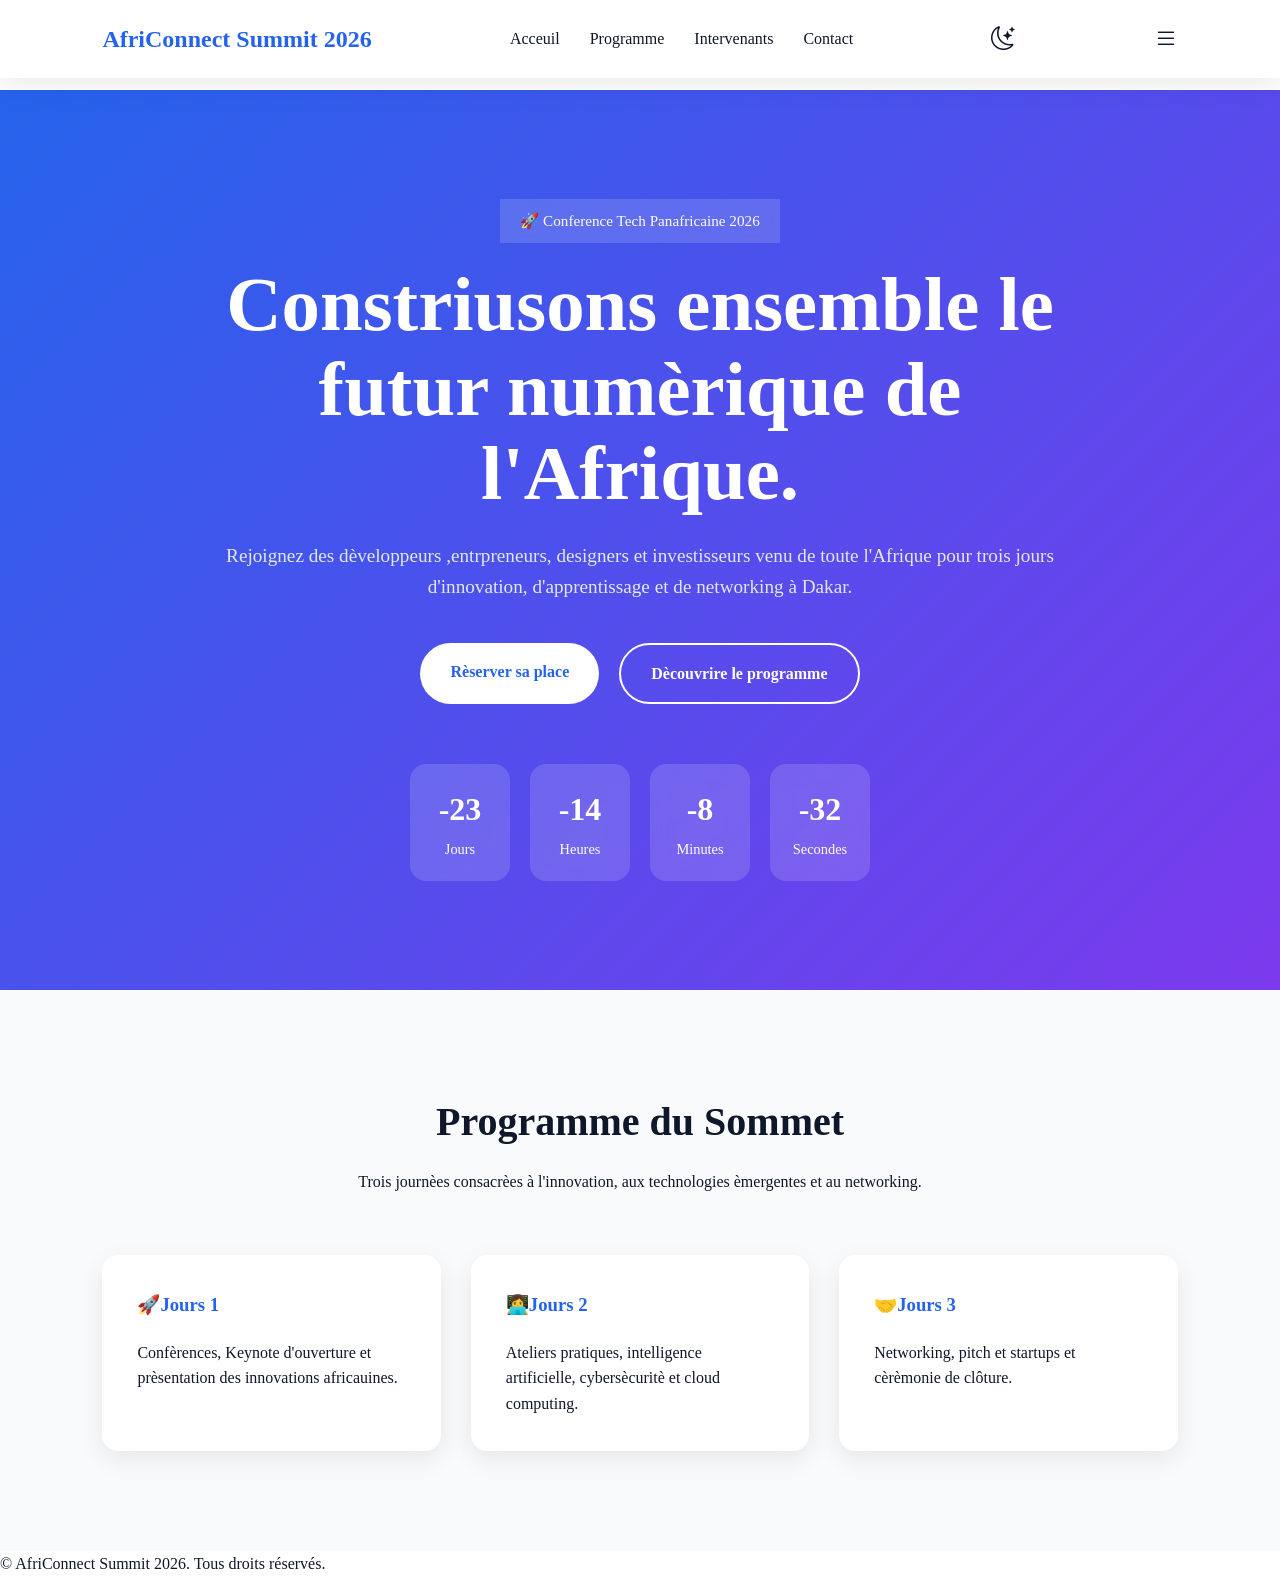
<file: index.html>
<!DOCTYPE html>
<html lang="en">
<head>
    <meta charset="UTF-8">
    <meta name="viewport" content="width=device-width, initial-scale=1.0">
    <title>AfriConnect Summit 2026</title>
    <!-- google fonts -->
    <link rel="preconnect" href="https://fonts.googleapis.com">
    <link rel="preconnect" href="https://fonts.gstatic.com" crossorigin>
    <!-- bootstrap icons -->
     <link rel="stylesheet" href="https://cdn.jsdelivr.net/npm/bootstrap-icons@1.13.1/font/bootstrap-icons.min.css">
     <!-- CSS -->
    <link rel="stylesheet" href="css/style.css">
</head>
<body>
    <header>

        <nav class="navbar">

            <div class="logo">
                AfriConnect Summit 2026
            </div>

            <ul class="nav-links">
                <li><a href="index.html">Acceuil</a></li>
                <li><a href="programme.html">Programme</a></li>
                <li><a href="intervenant.html">Intervenants</a></li>
                <li><a href="contact.html">Contact</a></li>
            </ul>

            <button class="theme-toggle" aria-label="Changer de theme">
                <i class="bi bi-moon-stars"></i>
            </button>

            <button class="menu-toggle" aria-label="Ouvrir le menu">
                <i class="bi bi-list"></i>
            </button>

        </nav>
 
    </header>

    <main>
        <!-- ============================ HERO ==================== -->
         <section class="hero fade-in">
            <div class="hero-content">

                <span class="hero-tag">
                    🚀 Conference Tech Panafricaine 2026 
                </span>

                <h1>
                    Constriusons ensemble le futur numèrique de l'Afrique.
                </h1>

                <p>
                    Rejoignez des dèveloppeurs ,entrpreneurs, designers et investisseurs
                    venu de toute l'Afrique pour trois jours d'innovation,
                    d'apprentissage et de networking à Dakar.
                </p>

                <div class="hero-buttons">

                    <a href="contact.html" class="btn btn-primary">
                        Rèserver sa place
                    </a>

                    <a href="programme.html" class="btn btn-secondary">
                        Dècouvrire le programme
                    </a>

                </div>

                <div class="countdown">

                    <div class="time-box">
                        <span id="jours">00</span>
                        <small>Jours</small>
                    </div>

                    <div class="time-box">
                        <span id="heures">00</span>
                        <small>Heures</small>
                    </div>

                    <div class="time-box">
                        <span id="minutes">00</span>
                        <small>Minutes</small>
                    </div>

                    <div class="time-box">
                        <span id="secondes">00</span>
                        <small>Secondes</small>
                    </div>

                </div>

            </div>
            
         </section>
   
    </main>
    <!-- ============================ PROGRAMME ==================== -->
    <section class="programme fade-in">
        <div class="container">

            <h2>Programme du Sommet</h2>

            <p class="section-subtitle">
                Trois journèes consacrèes à l'innovation, aux technologies èmergentes et au networking.
            </p>

            <div class="programme-grid">

                <div class="programme-card">
                    <h3>🚀Jours 1</h3>
                    <p>Confèrences, Keynote d'ouverture et prèsentation des innovations africauines.</p>
                </div>

                <div class="programme-card">
                    <h3>👩‍💻Jours 2</h3>
                    <p>Ateliers pratiques, intelligence artificielle, cybersècuritè et cloud computing.</p>
                </div>

                <div class="programme-card">
                    <h3>🤝Jours 3</h3>
                    <p>Networking, pitch et startups et cèrèmonie de clôture.</p>
                </div>

            </div>

        </div>
        
    </section>

    <footer>
        <p>&copy; <span id="year"></span> AfriConnect Summit 2026. Tous droits réservés.</p>
    </footer>

    <script src="js/main.js"></script>
</body>
</html>
</file>
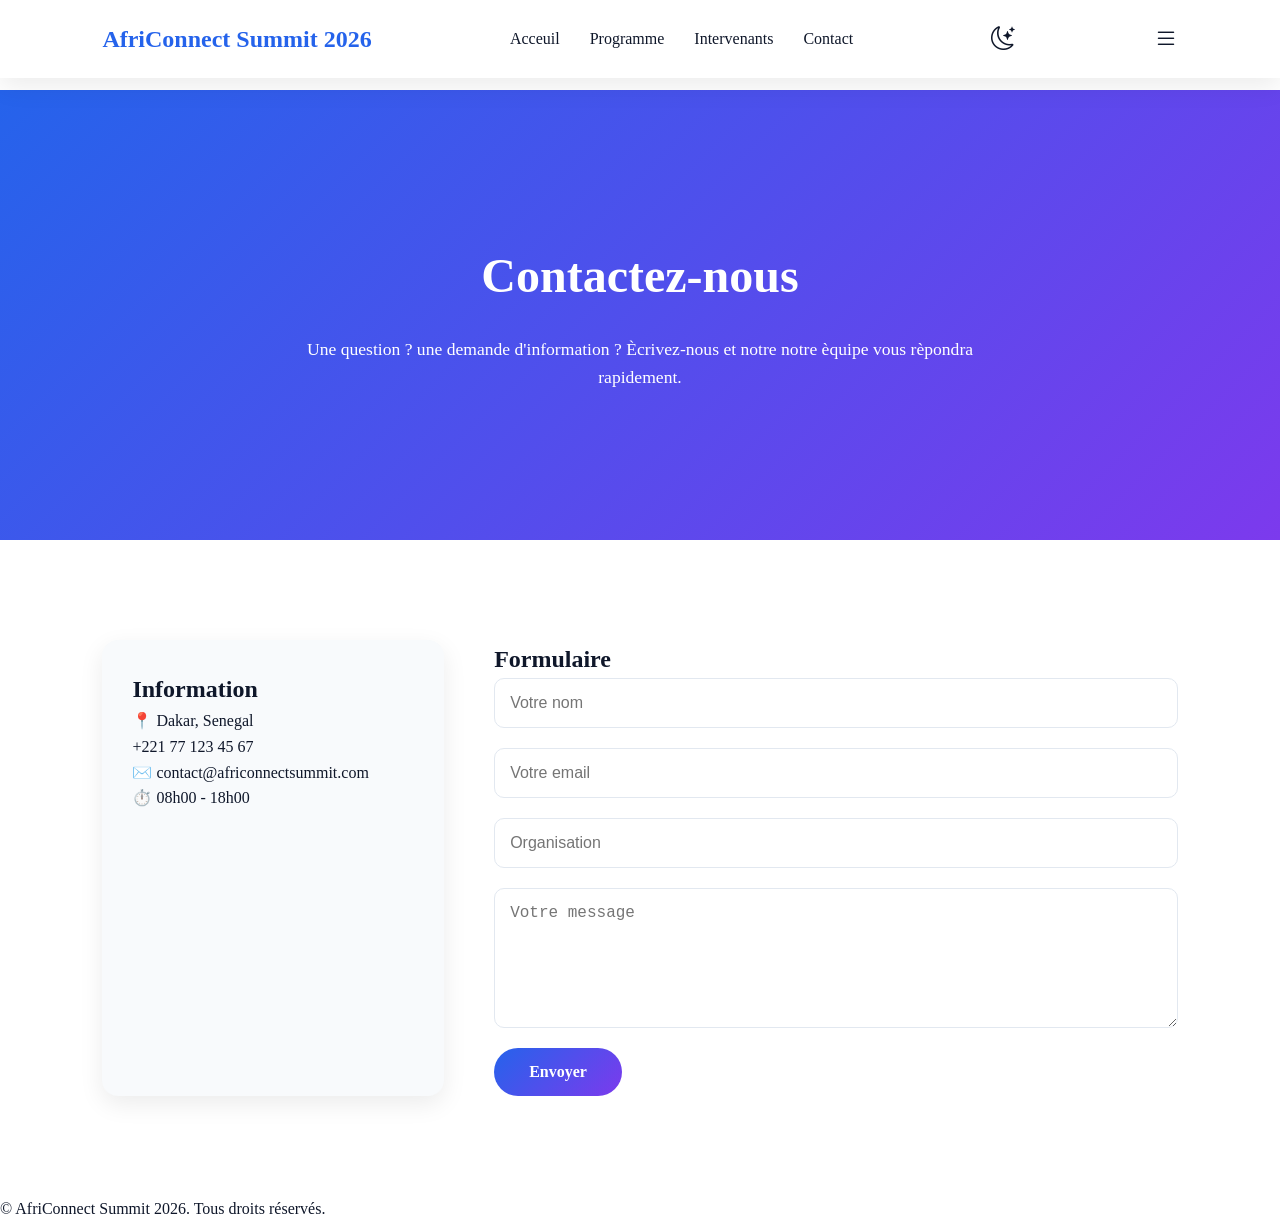
<file: contact.html>
<!DOCTYPE html>
<html lang="en">
<head>
    <meta charset="UTF-8">
    <meta name="viewport" content="width=device-width, initial-scale=1.0">
    <title>AfriConnect Summit 2026</title>
    <!-- google fonts -->
    <link rel="preconnect" href="https://fonts.googleapis.com">
    <link rel="preconnect" href="https://fonts.gstatic.com" crossorigin>
    <!-- bootstrap icons -->
     <link rel="stylesheet" href="https://cdn.jsdelivr.net/npm/bootstrap-icons@1.13.1/font/bootstrap-icons.min.css">
     <!-- CSS -->
    <link rel="stylesheet" href="css/style.css">
</head>
<body>
    <header>

        <nav class="navbar">

            <div class="logo">
                AfriConnect Summit 2026
            </div>

            <ul class="nav-links">
                <li><a href="index.html">Acceuil</a></li>
                <li><a href="programme.html">Programme</a></li>
                <li><a href="intervenant.html">Intervenants</a></li>
                <li><a href="contact.html">Contact</a></li>
            </ul>

            <button class="theme-toggle" aria-label="Changer de theme">
                <i class="bi bi-moon-stars"></i>
            </button>

            <button class="menu-toggle" aria-label="Ouvrir le menu">
                <i class="bi bi-list"></i>
            </button>

        </nav>
 
    </header>

    <main>

        <section class="page-hero">

            <div class="page-hero-content">

                <h1>Contactez-nous</h1>

                <p>
                    Une question ? une demande d'information ?
                    Ècrivez-nous et notre notre èquipe vous rèpondra rapidement.
                </p>

            </div>

        </section>
        <section class="contact">

            <div class="container">

                <div class="contact-grid">

                    <div class="contact-info">

                        <h1>Information</h1>

                        <p>📍 Dakar, Senegal</p>

                        <p>+221 77 123 45 67</p>

                        <p>✉️ contact@africonnectsummit.com</p>

                        <p>⏱️ 08h00 - 18h00</p>

                    </div>

                    <div class="contact-form">

                        <h1>Formulaire</h1>
                
                    <form id="contactForm">

                        <input type="text" id="nom" placeholder="Votre nom">

                        <input type="email" id="email" placeholder="Votre email">

                        <input type="text" id="organisation" placeholder="Organisation">

                        <textarea  id="message" rows="6" placeholder="Votre message"></textarea>

                        <button type="submit" class="btn btn-primary">

                           Envoyer

                        </button>

                  </form>

            </div>

        </div>

     </div>
            
 </section>

    </main>

    <footer>
        <p>&copy; <span id="year"></span> AfriConnect Summit 2026. Tous droits réservés.</p>
    </footer>

    <script src="js/main.js"></script>
</body>
</html>
</file>
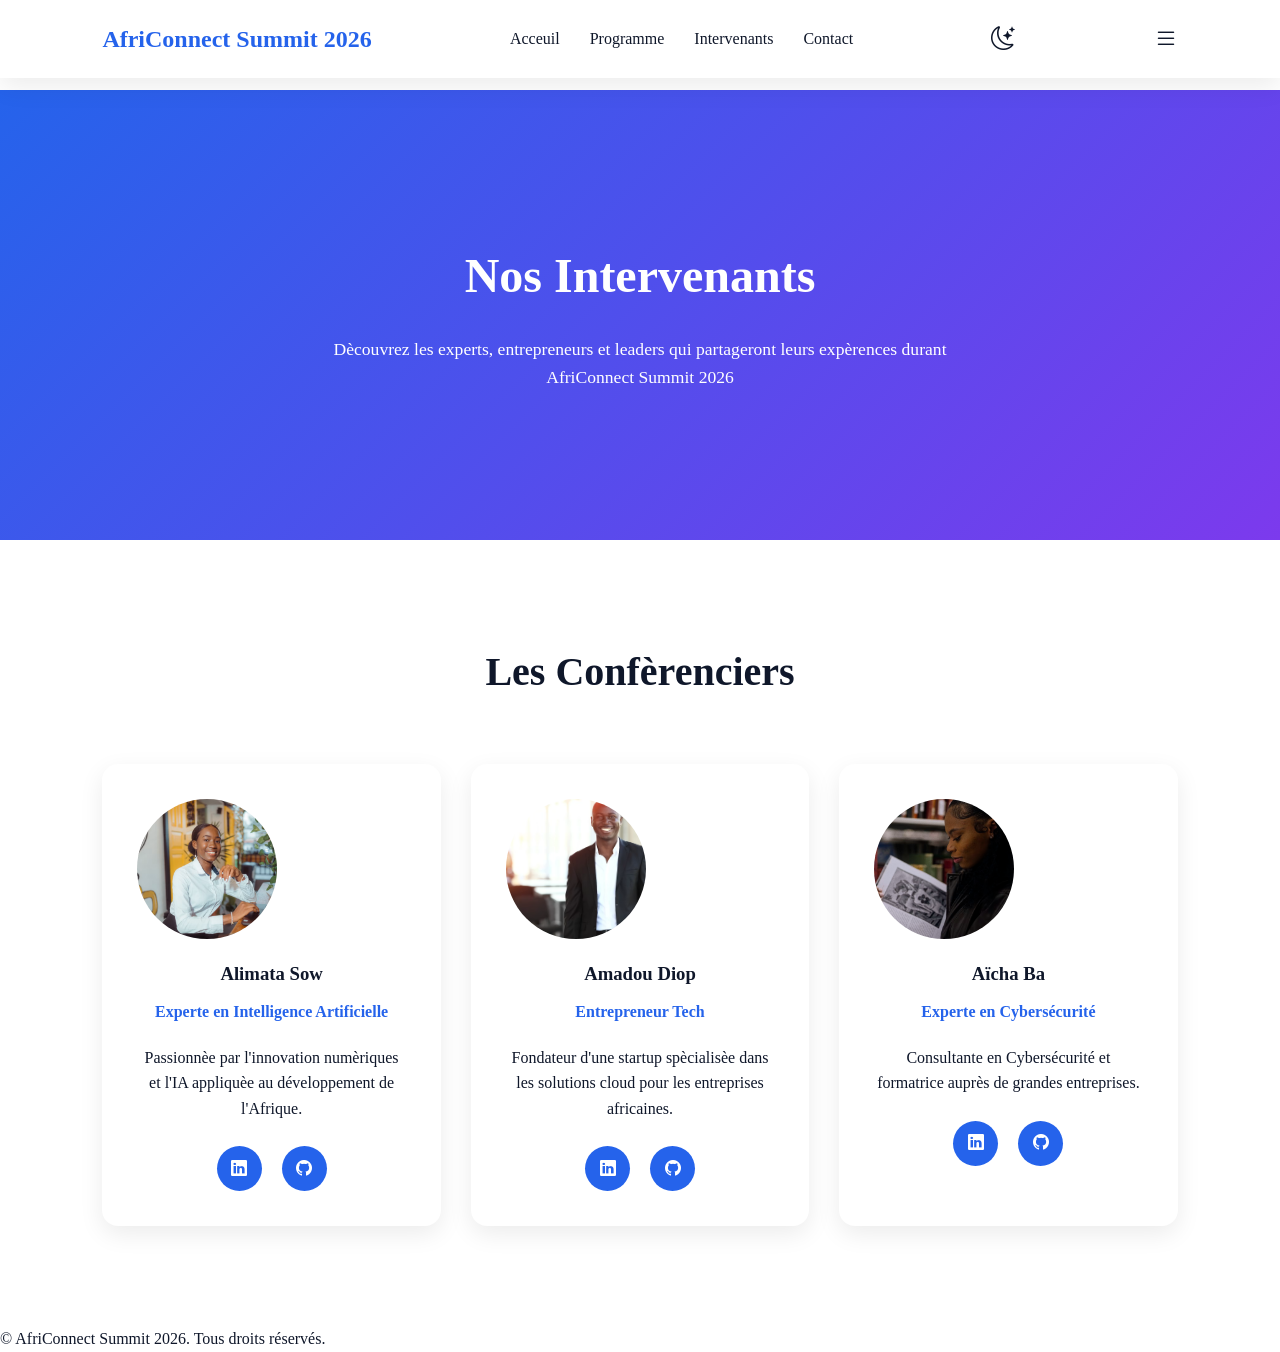
<file: intervenant.html>
<!DOCTYPE html>
<html lang="en">
<head>
    <meta charset="UTF-8">
    <meta name="viewport" content="width=device-width, initial-scale=1.0">
    <title>AfriConnect Summit 2026</title>
    <!-- google fonts -->
    <link rel="preconnect" href="https://fonts.googleapis.com">
    <link rel="preconnect" href="https://fonts.gstatic.com" crossorigin>
    <!-- bootstrap icons -->
     <link rel="stylesheet" href="https://cdn.jsdelivr.net/npm/bootstrap-icons@1.13.1/font/bootstrap-icons.min.css">
     <!-- CSS -->
    <link rel="stylesheet" href="css/style.css">
</head>
<body>
    <header>

        <nav class="navbar">

            <div class="logo">
                AfriConnect Summit 2026
            </div>

            <ul class="nav-links">
                <li><a href="index.html">Acceuil</a></li>
                <li><a href="programme.html">Programme</a></li>
                <li><a href="intervenant.html">Intervenants</a></li>
                <li><a href="contact.html">Contact</a></li>
            </ul>

            <button class="theme-toggle" aria-label="Changer de theme">
                <i class="bi bi-moon-stars"></i>
            </button>

            <button class="menu-toggle" aria-label="Ouvrir le menu">
                <i class="bi bi-list"></i>
            </button>

        </nav>
 
    </header>

    <main>
        <section class="page-hero">

            <div class="page-hero-content">

                <h1>Nos Intervenants</h1>

                <p>
                    Dècouvrez les experts, entrepreneurs et leaders qui partageront
                    leurs expèrences durant AfriConnect Summit 2026
                </p>
            </div>

        </section>

        <section class="speakers">

            <div class="container">

                <h2>Les Confèrenciers</h2>

                <div class="speakers-grid">

                    <div class="speaker-card">

                        <img src="images/intervenant1.jpg" alt="Intervenant 1">

                        <h3>Alimata Sow</h3>

                        <p class="role">Experte en Intelligence Artificielle</p>

                        <p>
                            Passionnèe par l'innovation numèriques et l'IA appliquèe au 
                            développement de l'Afrique.
                        </p>

                        <div class="speaker-social">

                            <a href="#"><i class="bi bi-linkedin"></i></a>

                            <a href="#"><i class="bi bi-github"></i></a>
                        </div>

                    </div>

                    <div class="speaker-card">

                        <img src="images/intervenant2.jpg" alt="Intervenant 2">

                        <h3>Amadou Diop</h3>

                        <p class="role">Entrepreneur Tech</p>

                        <p>
                            Fondateur d'une startup spècialisèe dans les solutions cloud
                            pour les entreprises africaines.
                        </p>

                        <div class="speaker-social">

                            <a href="#"><i class="bi bi-linkedin"></i></a>

                            <a href="#"><i class="bi bi-github"></i></a>
                        </div>

                    </div>

                    <div class="speaker-card">

                        <img src="images/intervenant3.jpg" alt="Intervenant 3">

                        <h3>Aïcha Ba</h3>

                        <p class="role">Experte en Cybersécurité</p>

                        <p>
                            Consultante en Cybersécurité et formatrice auprès de grandes
                            entreprises.
                        </p>

                        <div class="speaker-social">

                            <a href="#"><i class="bi bi-linkedin"></i></a>

                            <a href="#"><i class="bi bi-github"></i></a>
                        </div>

                    </div>

                </div>

            </div>

        </section>

    </main>

    <footer>
        <p>&copy; <span id="year"></span> AfriConnect Summit 2026. Tous droits réservés.</p>
    </footer>

    <script src="js/main.js"></script>
</body>
</html>
</file>
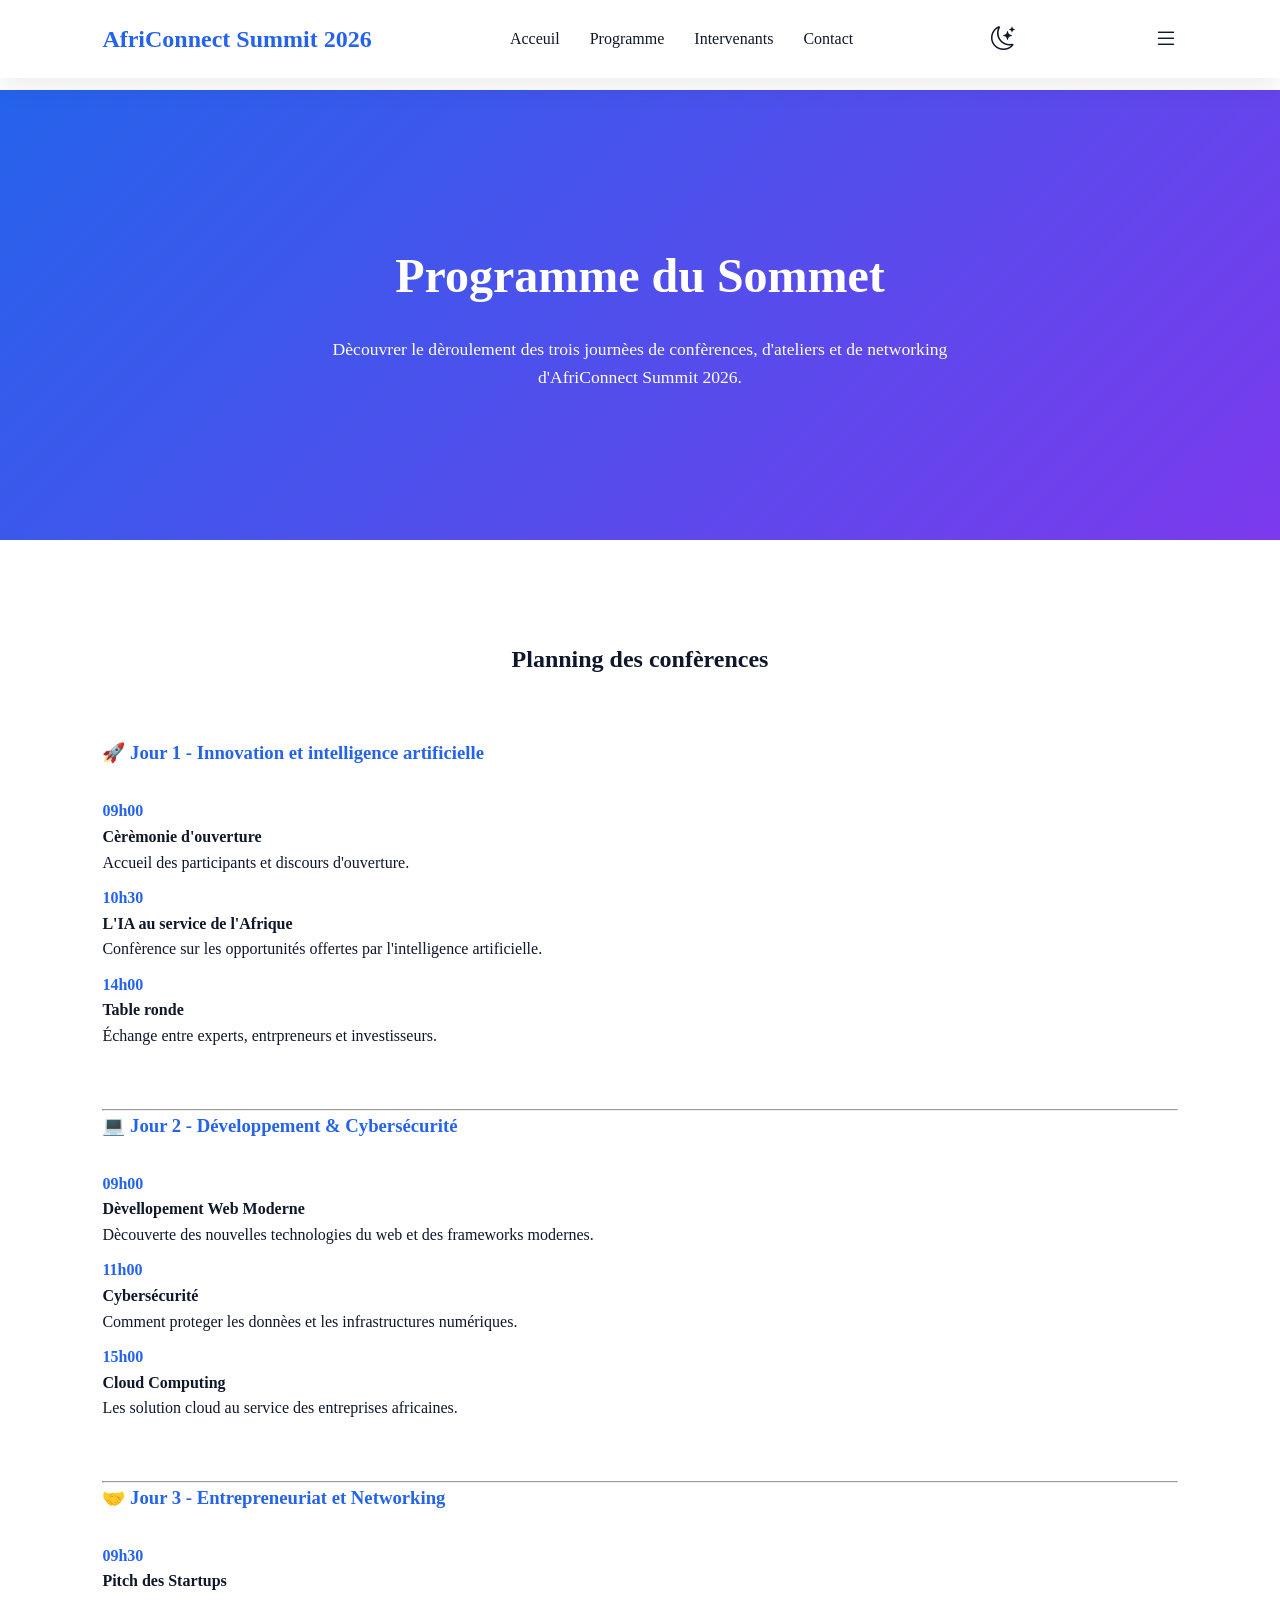
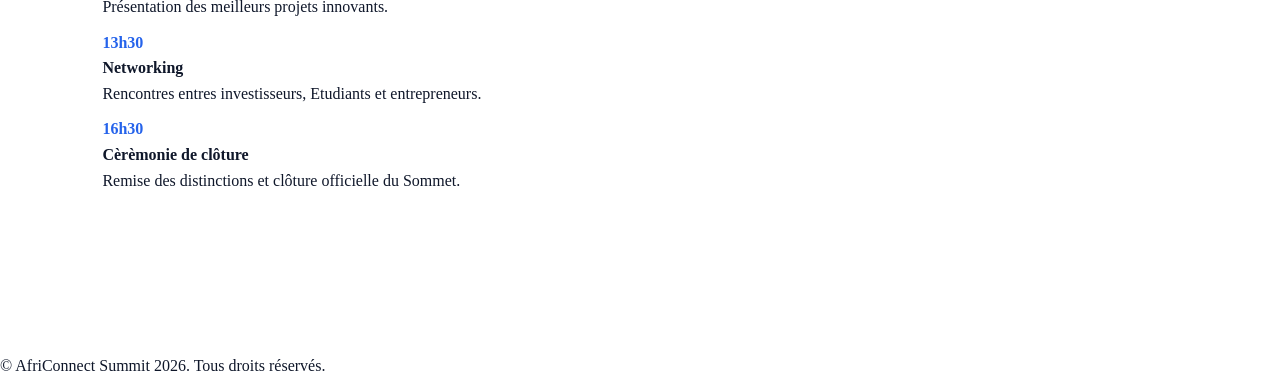
<file: programme.html>
<!DOCTYPE html>
<html lang="en">
<head>
    <meta charset="UTF-8">
    <meta name="viewport" content="width=device-width, initial-scale=1.0">
    <title>AfriConnect Summit 2026</title>
    <!-- google fonts -->
    <link rel="preconnect" href="https://fonts.googleapis.com">
    <link rel="preconnect" href="https://fonts.gstatic.com" crossorigin>
    <!-- bootstrap icons -->
     <link rel="stylesheet" href="https://cdn.jsdelivr.net/npm/bootstrap-icons@1.13.1/font/bootstrap-icons.min.css">
     <!-- CSS -->
    <link rel="stylesheet" href="css/style.css">
</head>
<body>
    <header>

        <nav class="navbar">

            <div class="logo">
                AfriConnect Summit 2026
            </div>

            <ul class="nav-links">
                <li><a href="index.html">Acceuil</a></li>
                <li><a href="programme.html">Programme</a></li>
                <li><a href="intervenant.html">Intervenants</a></li>
                <li><a href="contact.html">Contact</a></li>
            </ul>

            <button class="theme-toggle" aria-label="Changer de theme">
                <i class="bi bi-moon-stars"></i>
            </button>

            <button class="menu-toggle" aria-label="Ouvrir le menu">
                <i class="bi bi-list"></i>
            </button>

        </nav>
 
    </header>

    <main>

        <section class="page-hero">

            <div class="page-hero-content">

                <h1>Programme du Sommet</h1>

                <p>
                    Dècouvrer le dèroulement des trois journèes de confèrences,
                    d'ateliers et de networking d'AfriConnect Summit 2026.
                </p>

            </div>
        </section>

        <section class="planning">

            <div class="container">

                <h2>Planning des confèrences</h2>

                <div class="planning-day">

                    <h3>🚀 Jour 1 - Innovation et intelligence artificielle</h3>

                    <div class="planning-items">

                        <span class="time">09h00</span>

                        <div class="event">
                            <h4>Cèrèmonie d'ouverture</h4>
                            <p>Accueil des participants et discours d'ouverture.</p>
                        </div>

                    </div>

                    <div class="planning-items">
                        
                        <span class="time">10h30</span>

                        <div class="event">
                            <h4>L'IA au service de l'Afrique</h4>
                            <p>Confèrence sur les opportunités offertes par l'intelligence artificielle.</p>
                        </div>

                    </div>

                    <div class="planning-items">
                        
                        <span class="time">14h00</span>

                        <div class="event">
                            <h4>Table ronde</h4>
                            <p>Échange entre experts, entrpreneurs et investisseurs.</p>
                        </div>

                    </div>

                </div>

                <hr>

                <div class="planning-day">

                    <h3>💻 Jour 2 - Développement & Cybersécurité</h3>

                    <div class="planning-items">

                        <span class="time">09h00</span>

                        <div class="event">
                            <h4>Dèvellopement Web Moderne</h4>
                            <p>Dècouverte des nouvelles technologies du web et des frameworks modernes.</p>
                        </div>

                    </div>

                    <div class="planning-items">
                        
                        <span class="time">11h00</span>

                        <div class="event">
                            <h4>Cybersécurité </h4>
                            <p>Comment proteger les donnèes et les infrastructures numériques.</p>
                        </div>

                    </div>

                    <div class="planning-items">
                        
                        <span class="time">15h00</span>

                        <div class="event">
                            <h4>Cloud Computing</h4>
                            <p>Les solution cloud au service des entreprises africaines.</p>
                        </div>

                    </div>

                </div>

                <hr>

                    <div class="planning-day">

                    <h3>🤝 Jour 3 - Entrepreneuriat et Networking</h3>

                    <div class="planning-items">

                        <span class="time">09h30</span>

                        <div class="event">
                            <h4>Pitch des Startups</h4>
                            <p>Présentation des meilleurs projets innovants.</p>
                        </div>

                    </div>

                    <div class="planning-items">
                        
                        <span class="time">13h30</span>

                        <div class="event">
                            <h4>Networking</h4>
                            <p>Rencontres entres investisseurs, Etudiants et entrepreneurs.</p>
                        </div>

                    </div>

                    <div class="planning-items">
                        
                        <span class="time">16h30</span>

                        <div class="event">
                            <h4>Cèrèmonie de clôture</h4>
                            <p>Remise des distinctions et clôture officielle du Sommet.</p>
                        </div>

                    </div>

                </div> 

            </div>

        </section>

    </main>

    <footer>
        <p>&copy; <span id="year"></span> AfriConnect Summit 2026. Tous droits réservés.</p>
    </footer>

    <script src="js/main.js"></script>
</body>
</html>
</file>
<file: css/style.css>
/* ===========================================================
     VARIABLES CSS
========================================================== */
:root{
    /* Couleurs */
    --primary-color:#2563eb;
    --secondary-color:#7c3aed;
    --accent-color:#06b6d4;
    --couleur-arriere:#ffffff;
    --couleur-surface:#f8fafc;
    --couleur-texte:#0f172a;
    --couleur-ligght:#64748b;
    --couleur-bordure:#e2e8f0;
    /* Typographie */
    --police-titre:"space grotesk", sans cherif;
    --police-corps:"inter",sans cherif;
    /* Espacement */
    --section-padding:80px;
    /* Bordures */
    --border-radius:16px;
    /* ombres */
    --shadow:0 8px 25px rgba(0,0,0,.08);
    /* Animation */
    --transition:.3s ease;

    [data-theme="dark"]{
        --couleur-arriere:#020617;
        --couleur-surface:#0f172a;

        --couleur-texte:#f8fafc;
        --texte-light:#cbd5e1;

        --couleur-bordure:#334155;

        --shadow:0 8px 25px rgba(0,0,0,.5);
    }
}
/* ===========================================================
     RESET CSS
========================================================== */
*{
    margin:0;
    padding:0;
    box-sizing:border-box;
}

html{
    scroll-behavior: smooth;
}

body{
    font-family:var(--police-corps);
    background: var(--couleur-arriere);
    color: var(--couleur-texte);
    transition: var(--transition);
    line-height: 1.6;
    padding-top: 90px;
}

img{
    max-width: 100%;
    display:block;
}

a{
    text-decoration: none;
    color:inherit
}

ul{
    list-style: none;
}

button{
    cursor: pointer;
    border: none;
    font-family: inherit;
}
/* ===========================================================
     NAVBAR
========================================================== */
.navbar{
    position: fixed;
    top: 0;
    left: 0;
    width: 100%;

    display: flex;
    justify-content: space-between;
    align-items: center;

    padding: 20px 8%;

    background: rgb(255, 255, 255,.8);
    backdrop-filter: blur(12px);

    box-shadow: var(--shadow);

    z-index: 1000;

    transition: var(--transition);
}
.logo{
    font-family: var(--police-titre);
    font-size: 1.5rem;
    font-weight: 700;
    color: var(--primary-color);
}
.nav-links{
    display: flex;
    gap: 30px;
}
.nav-links a{
    font-weight: 500;
    transition: var(--transition);
}
.nav-links a:hover{
    color: var(--primary-color);
}
.theme-toggle,.menu-toggle{
    background: transparent;
    color: var(--couleur-texte);
    font-size: 1.5rem;
}
/* ===========================================================
     HERO
========================================================== */
.hero{
    min-height: 100vh;
    display: flex;
    align-items: center;
    justify-content: center;
    text-align: center;
    padding: 0 8%;
    background: linear-gradient(135deg,#2563eb,#7c3aed);
    color: white;
}
.hero-content{
    max-width: 850px;
}
.hero-tag{
    display: inline-block;
    margin-bottom: 20px;
    padding: 10px 20px;
    background: rgba(255, 255, 255,.15);
    backdrop-filter: blur(8px);
    font-size: .95rem;
}
.hero h1{
    font-family: var(--police-titre);
    font-size: clamp(2.8rem, 6vw, 5rem);
    line-height: 1.1;
    margin-bottom: 25px;
}
.hero p{
    font-size: 1.2rem;
    color: #e2e8f0;
    margin-bottom: 40px;
}
.hero-buttons{
    display: flex;
    justify-content: center;
    gap: 20px;
    flex-wrap: wrap;
}
.btn{
    padding: 16px 30px;
    border-radius: 50px;
    font-weight: 600;
    transition: var(--transition);
}
.btn-primary{
    background: white;
    color: var(--primary-color);
}
.btn-primary:hover{
    transform: translateY(-5px);
}
.btn-secondary{
    border: 2px solid white;
}
.btn-secondary:hover{
    background: white;
    color: var(--primary-color);
}
/* ===========================================================
     COMPTE À REBOURS
========================================================== */
.countdown{
    display: flex;
    justify-content: center;
    gap: 20px;
    flex-wrap: wrap;
    margin-top: 60px;
}
.time-box{
    min-width: 100px;
    padding: 20px;
    border-radius: 16px;
    background: rgba(255, 255, 255,.15);
    backdrop-filter: blur(10px);
}
.time-box span{
    display: block;
    font-size: 2rem;
    font-weight: 700;
}
.time-box small{
    font-size: .9rem;
}
/* ===========================================================
     ANIMATION FADE IN
========================================================== */
.fade-in{
    opacity: 0;
    transform: translateY(50px);
    transition: opacity .8s ease, transform .8 ease;
}
.fade-in.show{
    opacity: 1;
    transform: translateY(0);
}
/* ===========================================================
     PROGRAMME
========================================================== */
.programme{
    padding: 100px 8%;
    background: var(--couleur-surface);
}
.container{
    max-width: 1200px;
    margin: auto;
}
.programme h2{
    text-align: center;
    font-family: var(--police-titre);
    font-size: 2.5rem;
    margin-bottom: 15px;
}
.section-subtitle{
    text-align: center;
    max-width: 700px;
    margin: 0 auto 60px;
    color: var(--texte-light);
}
.programme-grid{
    display: grid;
    grid-template-columns: repeat(auto-fit, minmax(280px, 1fr));
    gap: 30px;
}
.programme-card{
    background: var(--couleur-arriere);
    border-radius: var(--border-radius);
    box-shadow: var(--shadow);
    padding: 35px;
    transition: var(--transition);
}
.programme-card:hover{
    transform: translateY(-10px);
}
.programme-card h3{
    margin-bottom: 20px;
    color: var(--primary-color);
}
/* ===========================================================
     HERO DES PAGES
========================================================== */
.page-hero{
    min-height: 50vh;
    display: flex;
    justify-content: center;
    align-items: center;
    text-align: center;
    padding: 0 8%;
    background: linear-gradient(135deg,var(--primary-color),var(--secondary-color));
    color: white;
}
.page-hero-content{
    max-width: 700px;
}
.page-hero h1{
    font-family: var(--police-titre);
    font-size: 3rem;
    margin-bottom: 20px;
}
.page-hero p{
    font-size: 1.1rem;
}
/* ===========================================================
     PLANNING
========================================================== */
.planning{
    padding: 100px 8%;
}
.planning h2{
    text-align: center;
    font-family: var(--police-titre);
    margin-bottom: 60px;
}
.planning-day{
    margin-bottom: 60px;
}
.planning-day h3{
    color: var(--primary-color);
    margin-bottom: 30px;
}
.planning-item{
    display: flex;
    gap: 30px;
    margin-bottom: 25px;
    padding: 25px;
    background: var(--couleur-arriere);
    border-radius: var(--border-radius);
    box-shadow: var(--shadow);
    transition: var(--transition);
}
.planning-item:hover{
    transform: translateX(10px);
}
.time{
    font-weight: bold;
    min-width: 90px;
    color: var(--primary-color);
}
.event{
    margin-bottom: 10px;
}
/* ===========================================================
     INTERVENANTS
========================================================== */
.speakers{
    padding: 100px 8%;
}
.speakers h2{
    text-align: center;
    font-family: var(--police-titre);
    font-size: 2.5rem;
    margin-bottom: 60px;
}
.speakers-grid{
    display: grid;
    grid-template-columns: repeat(auto-fit,minmax(300px,1fr));
    gap: 30px;
}
.speaker-card{
    background: var(--couleur-arriere);
    padding: 35px;
    text-align: center;
    border-radius: var(--border-radius);
    box-shadow: var(--shadow);
    transition: var(--transition);
}
.speaker-card:hover{
    transform: translateY(-10px);
}
.speaker-card img{
    width: 140px;
    height: 140px;
    object-fit: cover;
    border-radius: 50%;
    margin-bottom: 20px;
}
.speaker-card h3{
    margin-bottom: 10px;
}
.role{
    color: var(--primary-color);
    font-weight: 600;
    margin-bottom: 20px;
}
.speaker-social{
    margin-top: 25px;
    display: flex;
    justify-content: center;
    gap: 20px;
}
.speaker-social a{
    width: 45px;
    height: 45px;
    border-radius: 50%;
    display: flex;
    justify-content: center;
    align-items: center;
    background: var(--primary-color);
    color: white;
    transition: scale(1.15);
}
/* ===========================================================
     CONTACT
========================================================== */
.contact{
    padding: 100px 8%;
}
.contact-grid{
    display: grid;
    grid-template-columns: 1fr 2fr;
    gap: 50px;
}
.contact-info{
    background: var(--couleur-surface);
    padding: 30px;
    border-radius: var(--border-radius);
    box-shadow: var(--shadow);
}
.contact-form form{
    display: flex;
    flex-direction: column;
    gap: 20px;
}
.contact-form input,
.contact-form textarea{
    width: 100%;
    padding: 15px;
    border: 1px solid var(--couleur-bordure);
    border-radius: 10px;
    font-size: 1rem;
    outline: none;
    transition: var(--transition);
}
.contact-form input:focus,
.contact-form textarea:focus{
    border-color: var(--primary-color);
}
.contact-form button{
    background: linear-gradient(135deg, var(--primary-color), var(--secondary-color));
    color: white;
    border: none;
    padding: 15px 35px;
    border-radius: 50px;
    font-size: 1rem;
    font-weight: 600;
    cursor: pointer;
    transition: var(--transition);
    align-self: flex-start;
}
.contact-form button:hover{
    transform: translateY(-4px);
    box-shadow: 0 10px 25px rgba( 37, 99, 235, 0.3);
}
</file>
